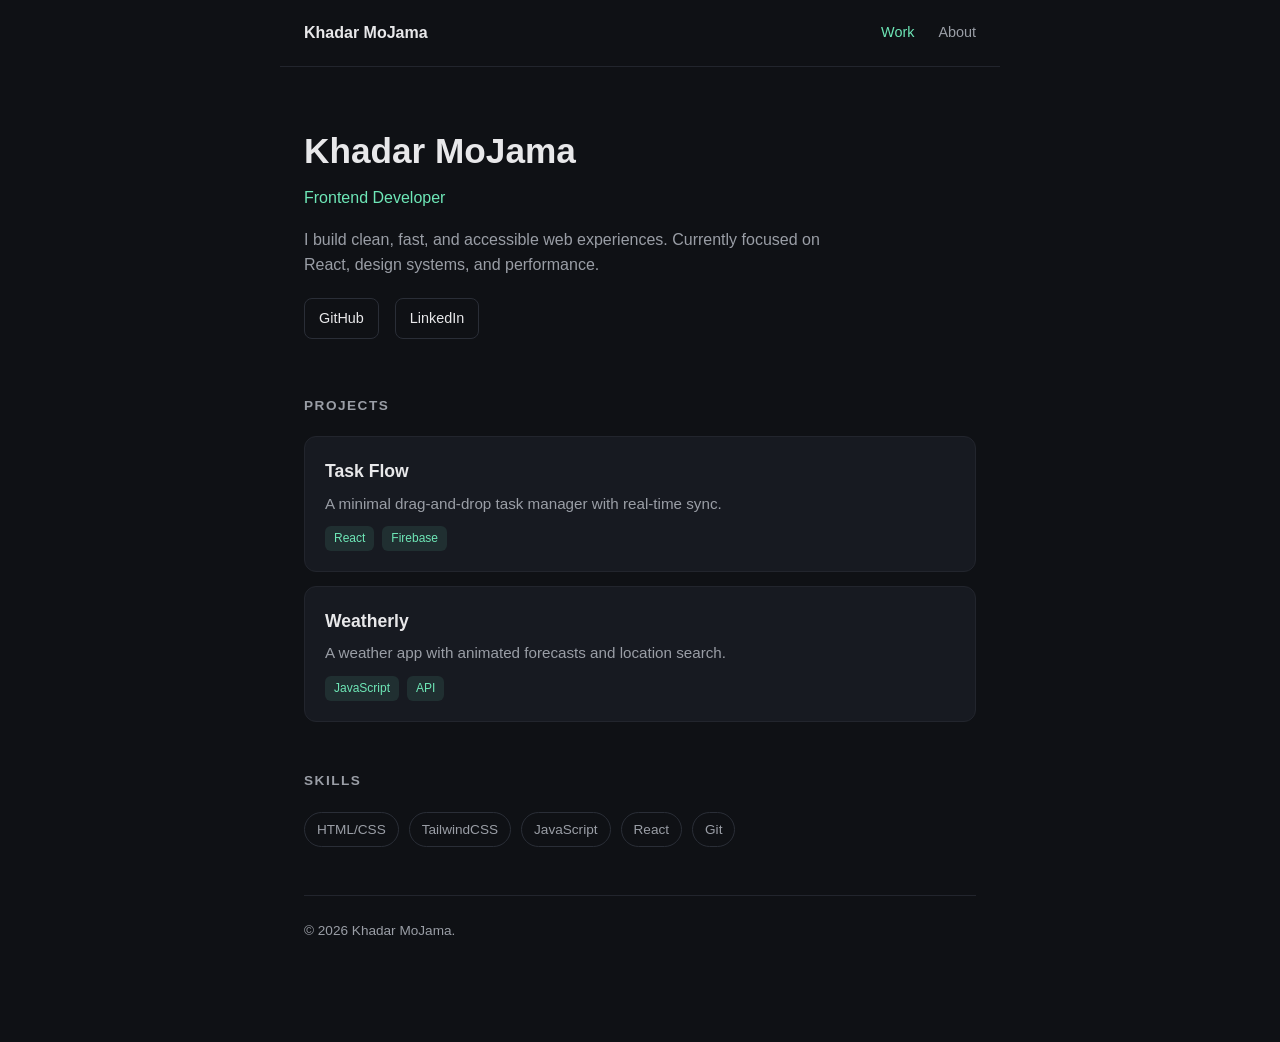
<file: index.html>
<!doctype html>
<html lang="en">
  <head>
    <meta charset="UTF-8" />
    <meta name="viewport" content="width=device-width, initial-scale=1.0" />
    <title>Khadar MoJama — Portfolio</title>
    <style>
      :root {
        --bg: #0f1115;
        --card: #171a21;
        --text: #e8e8ea;
        --muted: #9a9ea6;
        --accent: #6ee7b7;
      }
      * {
        box-sizing: border-box;
        margin: 0;
        padding: 0;
      }
      body {
        background: var(--bg);
        color: var(--text);
        font-family:
          -apple-system, BlinkMacSystemFont, "Segoe UI", Helvetica, Arial,
          sans-serif;
        line-height: 1.6;
      }
      .wrap {
        max-width: 720px;
        margin: 0 auto;
        padding: 0 24px 100px;
      }

      nav {
        max-width: 720px;
        margin: 0 auto;
        padding: 20px 24px;
        display: flex;
        justify-content: space-between;
        align-items: center;
        border-bottom: 1px solid #22252d;
        margin-bottom: 56px;
      }
      nav .brand {
        font-weight: 700;
        color: var(--text);
        text-decoration: none;
        font-size: 1rem;
      }
      nav .nav-links {
        display: flex;
        gap: 24px;
      }
      nav .nav-links a {
        color: var(--muted);
        text-decoration: none;
        font-size: 0.9rem;
        transition: color 0.2s;
      }
      nav .nav-links a:hover,
      nav .nav-links a.active {
        color: var(--accent);
      }

      header {
        margin-bottom: 56px;
      }
      header h1 {
        font-size: 2.2rem;
        font-weight: 700;
      }
      header p.role {
        color: var(--accent);
        font-size: 1rem;
        margin-top: 6px;
      }
      header p.bio {
        color: var(--muted);
        margin-top: 16px;
        max-width: 560px;
      }

      .links {
        margin-top: 20px;
        display: flex;
        gap: 16px;
        flex-wrap: wrap;
      }
      .links a {
        color: var(--text);
        text-decoration: none;
        border: 1px solid #2a2e37;
        padding: 8px 14px;
        border-radius: 8px;
        font-size: 0.9rem;
        transition:
          border-color 0.2s,
          color 0.2s;
      }
      .links a:hover {
        border-color: var(--accent);
        color: var(--accent);
      }

      section {
        margin-bottom: 48px;
      }
      section h2 {
        font-size: 0.85rem;
        text-transform: uppercase;
        letter-spacing: 1.5px;
        color: var(--muted);
        margin-bottom: 20px;
      }

      .project {
        background: var(--card);
        border: 1px solid #22252d;
        border-radius: 12px;
        padding: 20px;
        margin-bottom: 14px;
      }
      .project h3 {
        font-size: 1.1rem;
        margin-bottom: 6px;
      }
      .project p {
        color: var(--muted);
        font-size: 0.95rem;
      }
      .project .tags {
        margin-top: 10px;
        display: flex;
        gap: 8px;
        flex-wrap: wrap;
      }
      .project .tags span {
        font-size: 0.75rem;
        color: var(--accent);
        background: rgba(110, 231, 183, 0.1);
        padding: 3px 9px;
        border-radius: 6px;
      }

      .skills-list {
        display: flex;
        flex-wrap: wrap;
        gap: 10px;
      }
      .skills-list span {
        border: 1px solid #2a2e37;
        padding: 6px 12px;
        border-radius: 999px;
        font-size: 0.85rem;
        color: var(--muted);
      }

      footer {
        color: var(--muted);
        font-size: 0.85rem;
        border-top: 1px solid #22252d;
        padding-top: 24px;
      }
    </style>
  </head>
  <body>
    <nav>
      <a class="brand" href="index.html">Khadar MoJama</a>
      <div class="nav-links">
        <a href="index.html" class="active">Work</a>
        <a href="about.html">About</a>
      </div>
    </nav>

    <div class="wrap">
      <header>
        <h1>Khadar MoJama</h1>
        <p class="role">Frontend Developer</p>
        <p class="bio">
          I build clean, fast, and accessible web experiences. Currently focused
          on React, design systems, and performance.
        </p>
        <div class="links">
          <a
            href="https://github.com/khadarmojama"
            target="_blank"
            rel="noopener"
            >GitHub</a
          >
          <a
            href="https://www.linkedin.com/in/khadar-mohamed-b617ab34a/"
            target="_blank"
            rel="noopener"
            >LinkedIn</a
          >
        </div>
      </header>

      <section>
        <h2>Projects</h2>

        <div class="project">
          <h3>Task Flow</h3>
          <p>A minimal drag-and-drop task manager with real-time sync.</p>
          <div class="tags"><span>React</span><span>Firebase</span></div>
        </div>

        <div class="project">
          <h3>Weatherly</h3>
          <p>A weather app with animated forecasts and location search.</p>
          <div class="tags"><span>JavaScript</span><span>API</span></div>
        </div>
      </section>

      <section>
        <h2>Skills</h2>
        <div class="skills-list">
          <span>HTML/CSS</span>
          <span>TailwindCSS</span>
          <span>JavaScript</span>
          <span>React</span>
          <span>Git</span>
        </div>
      </section>

      <footer>&copy; 2026 Khadar MoJama.</footer>
    </div>
  </body>
</html>
</file>
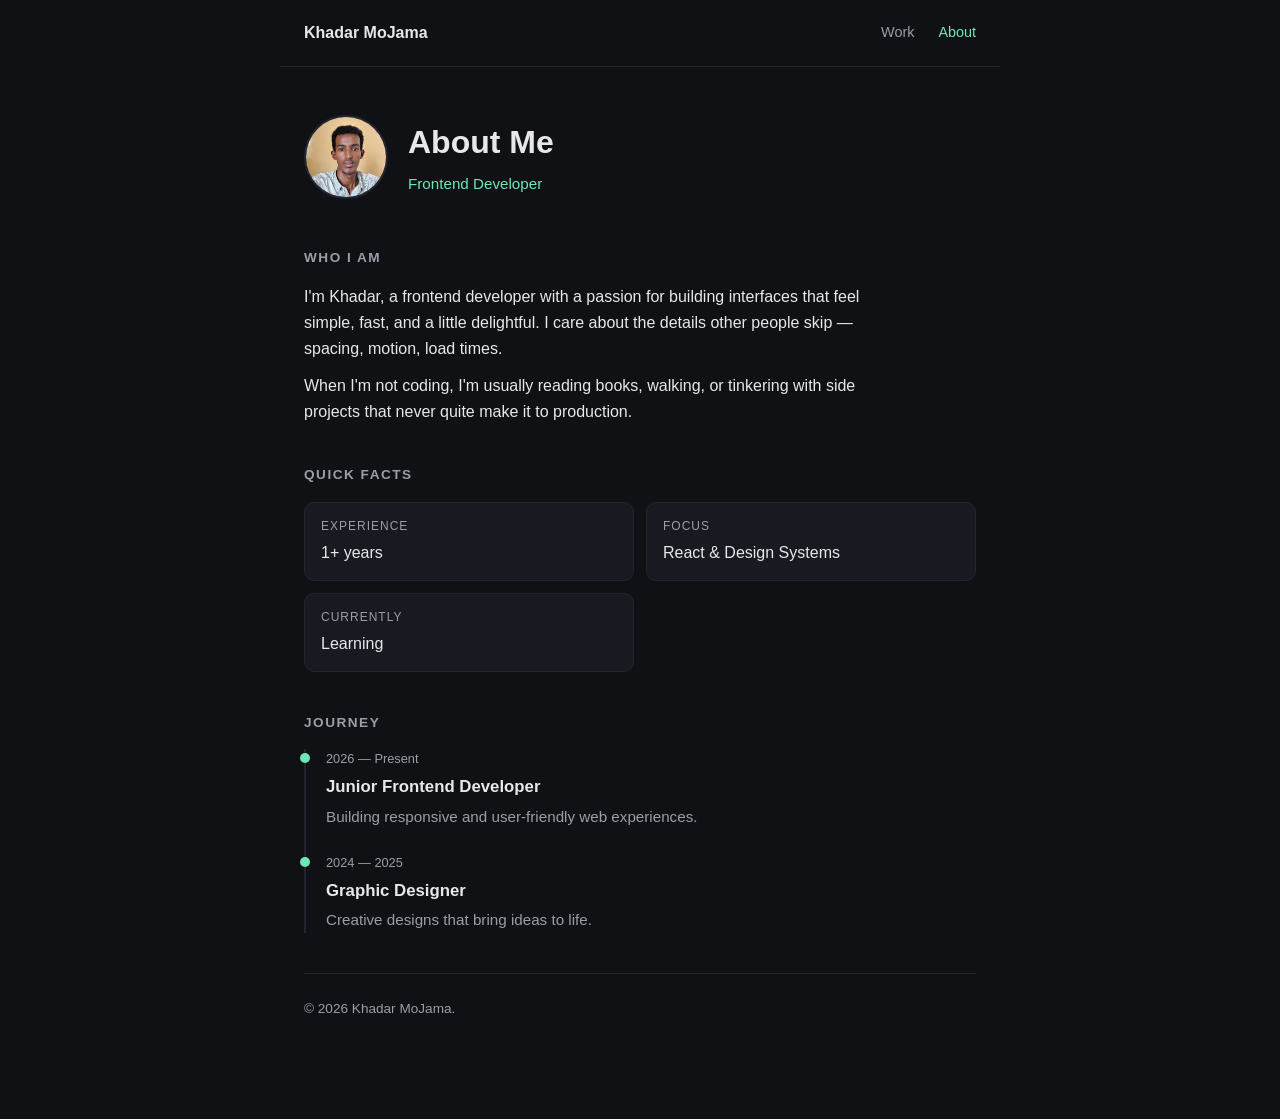
<file: about.html>
<!doctype html>
<html lang="en">
  <head>
    <meta charset="UTF-8" />
    <meta name="viewport" content="width=device-width, initial-scale=1.0" />
    <title>About — Jane Doe</title>
    <style>
      :root {
        --bg: #0f1115;
        --card: #171a21;
        --text: #e8e8ea;
        --muted: #9a9ea6;
        --accent: #6ee7b7;
      }
      * {
        box-sizing: border-box;
        margin: 0;
        padding: 0;
      }
      body {
        background: var(--bg);
        color: var(--text);
        font-family:
          -apple-system, BlinkMacSystemFont, "Segoe UI", Helvetica, Arial,
          sans-serif;
        line-height: 1.6;
      }
      .wrap {
        max-width: 720px;
        margin: 0 auto;
        padding: 0 24px 100px;
      }

      nav {
        max-width: 720px;
        margin: 0 auto;
        padding: 20px 24px;
        display: flex;
        justify-content: space-between;
        align-items: center;
        border-bottom: 1px solid #22252d;
        margin-bottom: 48px;
      }
      nav .brand {
        font-weight: 700;
        color: var(--text);
        text-decoration: none;
        font-size: 1rem;
      }
      nav .nav-links {
        display: flex;
        gap: 24px;
      }
      nav .nav-links a {
        color: var(--muted);
        text-decoration: none;
        font-size: 0.9rem;
        transition: color 0.2s;
      }
      nav .nav-links a:hover,
      nav .nav-links a.active {
        color: var(--accent);
      }

      header {
        margin-top: 48px;
        margin-bottom: 48px;
        display: flex;
        align-items: center;
        gap: 20px;
      }
      .avatar {
        width: 84px;
        height: 84px;
        border-radius: 50%;
        object-fit: cover;
        flex-shrink: 0;
        border: 2px solid #22252d;
      }
      header h1 {
        font-size: 2rem;
        font-weight: 700;
      }
      header p.role {
        color: var(--accent);
        font-size: 0.95rem;
        margin-top: 4px;
      }

      section {
        margin-bottom: 40px;
      }
      section h2 {
        font-size: 0.85rem;
        text-transform: uppercase;
        letter-spacing: 1.5px;
        color: var(--muted);
        margin-bottom: 16px;
      }
      section p {
        color: var(--text);
        max-width: 600px;
      }
      section p + p {
        margin-top: 12px;
      }

      .timeline {
        border-left: 2px solid #22252d;
        padding-left: 20px;
      }
      .timeline-item {
        margin-bottom: 24px;
        position: relative;
      }
      .timeline-item::before {
        content: "";
        position: absolute;
        left: -26px;
        top: 4px;
        width: 10px;
        height: 10px;
        border-radius: 50%;
        background: var(--accent);
      }
      .timeline-item .date {
        font-size: 0.8rem;
        color: var(--muted);
      }
      .timeline-item h3 {
        font-size: 1.05rem;
        margin: 4px 0 4px;
      }
      .timeline-item p {
        color: var(--muted);
        font-size: 0.95rem;
      }

      .facts {
        display: grid;
        grid-template-columns: repeat(2, 1fr);
        gap: 12px;
      }
      .facts div {
        background: var(--card);
        border: 1px solid #22252d;
        border-radius: 10px;
        padding: 14px 16px;
      }
      .facts div span {
        display: block;
        font-size: 0.75rem;
        color: var(--muted);
        text-transform: uppercase;
        letter-spacing: 1px;
        margin-bottom: 4px;
      }

      footer {
        color: var(--muted);
        font-size: 0.85rem;
        border-top: 1px solid #22252d;
        padding-top: 24px;
        margin-top: 40px;
      }
    </style>
  </head>
  <body>
    <nav>
      <a class="brand" href="index.html">Khadar MoJama</a>
      <div class="nav-links">
        <a href="index.html">Work</a>
        <a href="about.html" class="active">About</a>
      </div>
    </nav>

    <div class="wrap">
      <header>
        <img class="avatar" src="./khadar.jpg" alt="Khadar MoJama" />
        <div>
          <h1>About Me</h1>
          <p class="role">Frontend Developer</p>
        </div>
      </header>

      <section>
        <h2>Who I Am</h2>
        <p>
          I'm Khadar, a frontend developer with a passion for building
          interfaces that feel simple, fast, and a little delightful. I care
          about the details other people skip — spacing, motion, load times.
        </p>
        <p>
          When I'm not coding, I'm usually reading books, walking, or tinkering
          with side projects that never quite make it to production.
        </p>
      </section>

      <section>
        <h2>Quick Facts</h2>
        <div class="facts">
          <div><span>Experience</span>1+ years</div>
          <div><span>Focus</span>React &amp; Design Systems</div>
          <div><span>Currently</span>Learning</div>
        </div>
      </section>

      <section>
        <h2>Journey</h2>
        <div class="timeline">
          <div class="timeline-item">
            <div class="date">2026 — Present</div>
            <h3>Junior Frontend Developer</h3>
            <p>Building responsive and user-friendly web experiences.</p>
          </div>
          <div class="timeline-item">
            <div class="date">2024 — 2025</div>
            <h3>Graphic Designer</h3>
            <p>Creative designs that bring ideas to life.</p>
          </div>
        </div>
      </section>

      <footer>&copy; 2026 Khadar MoJama.</footer>
    </div>
  </body>
</html>
</file>
